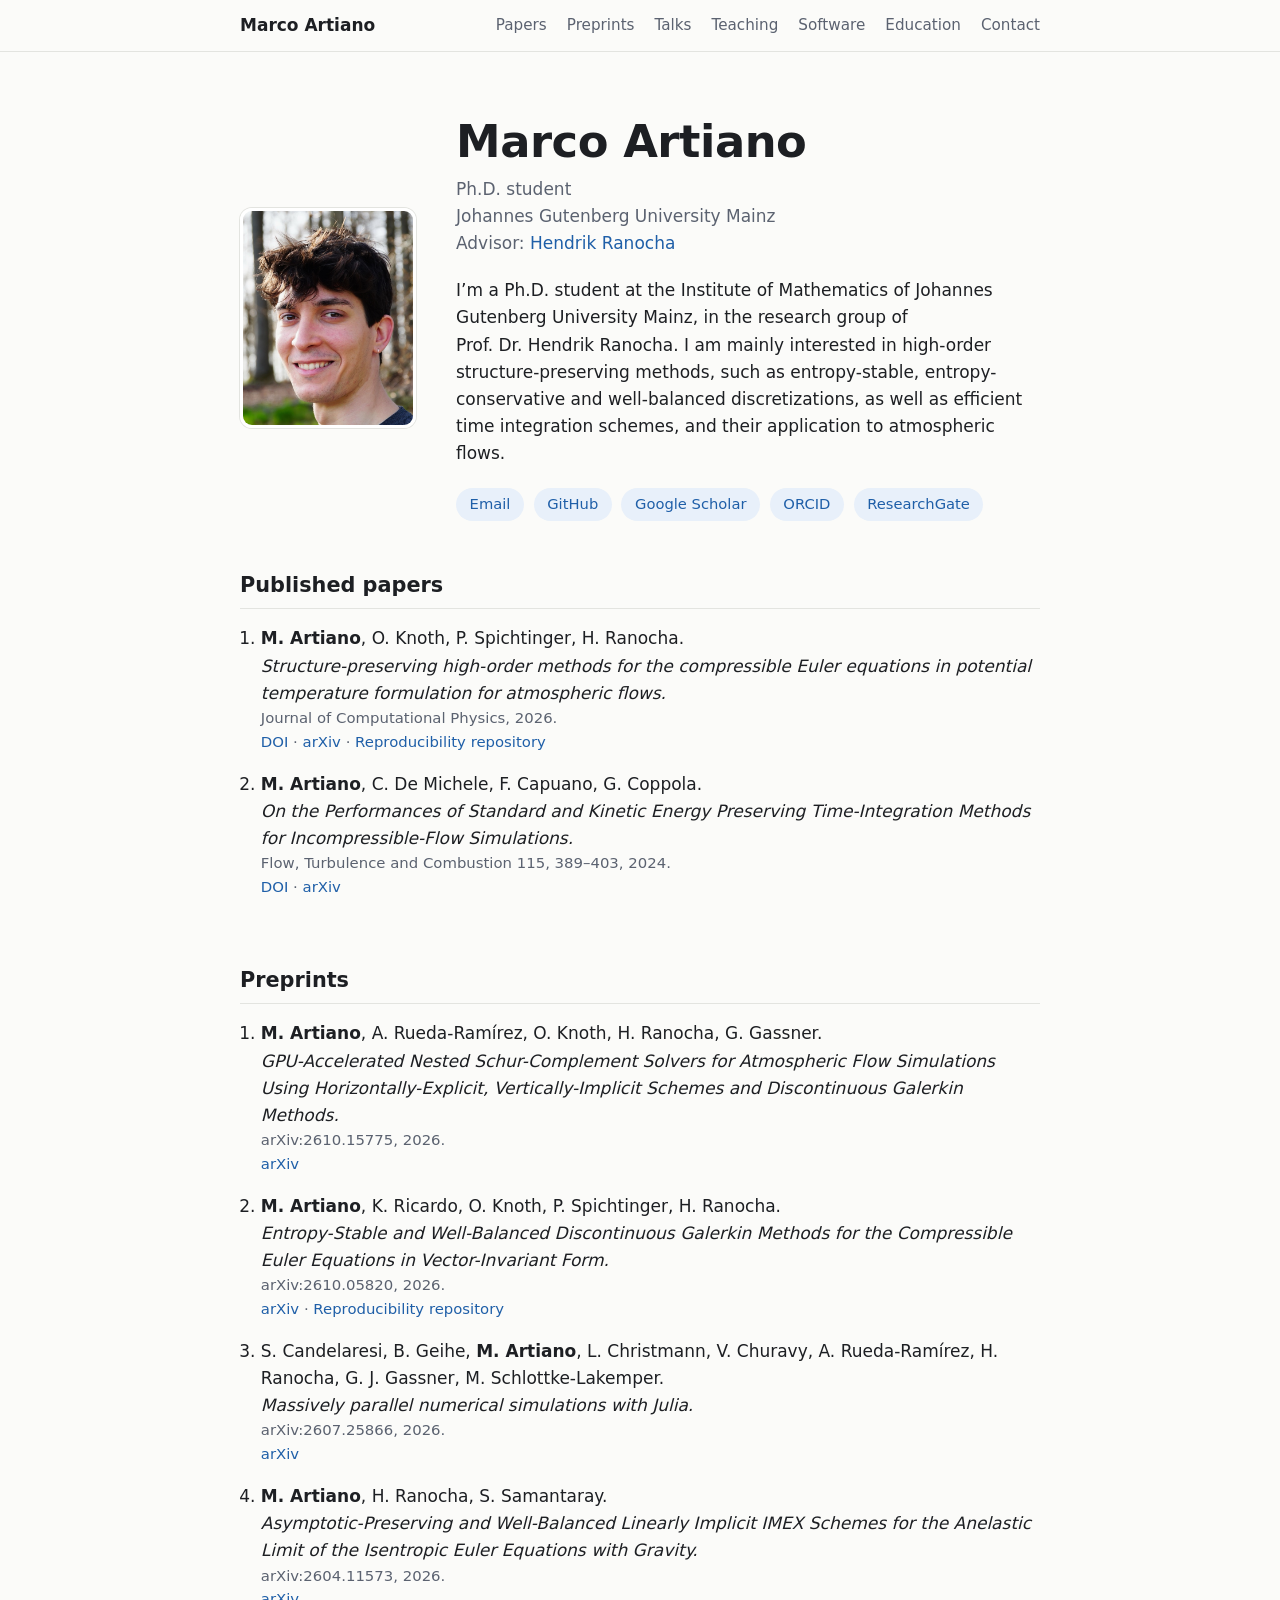
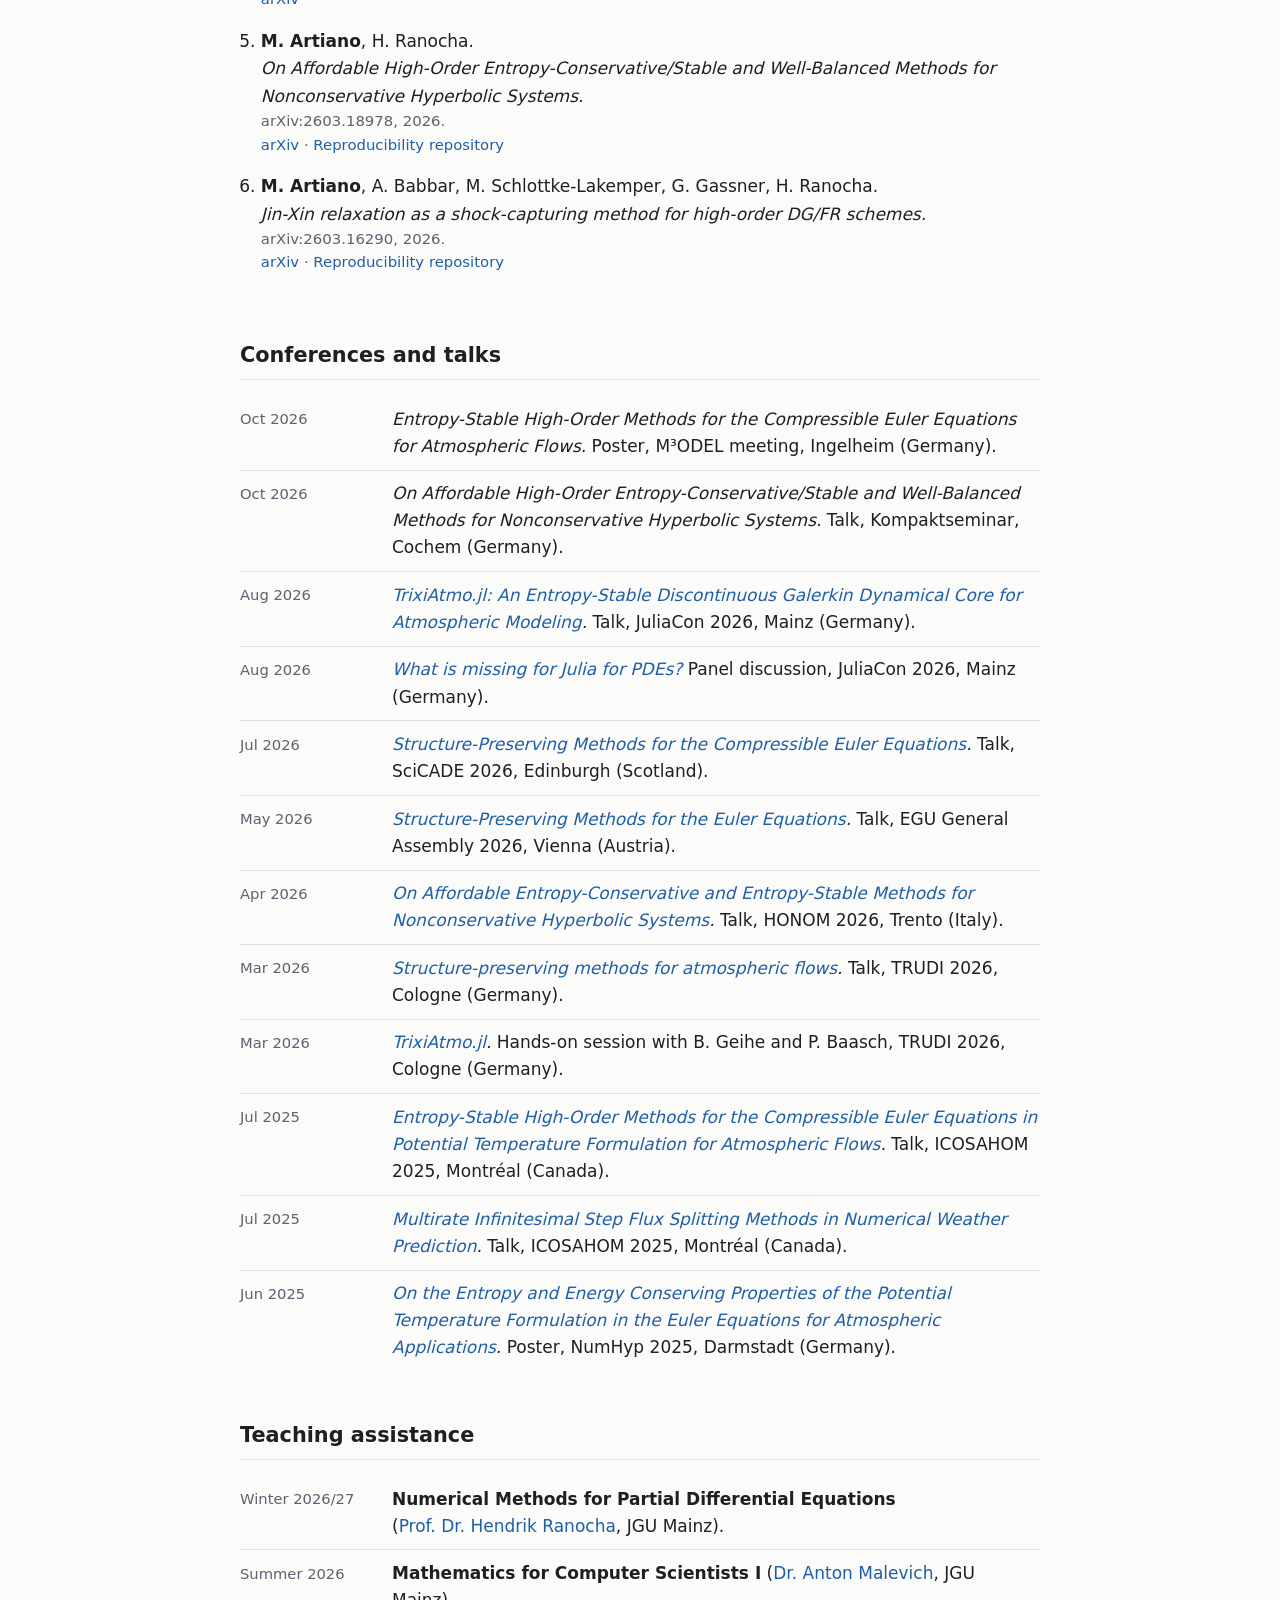
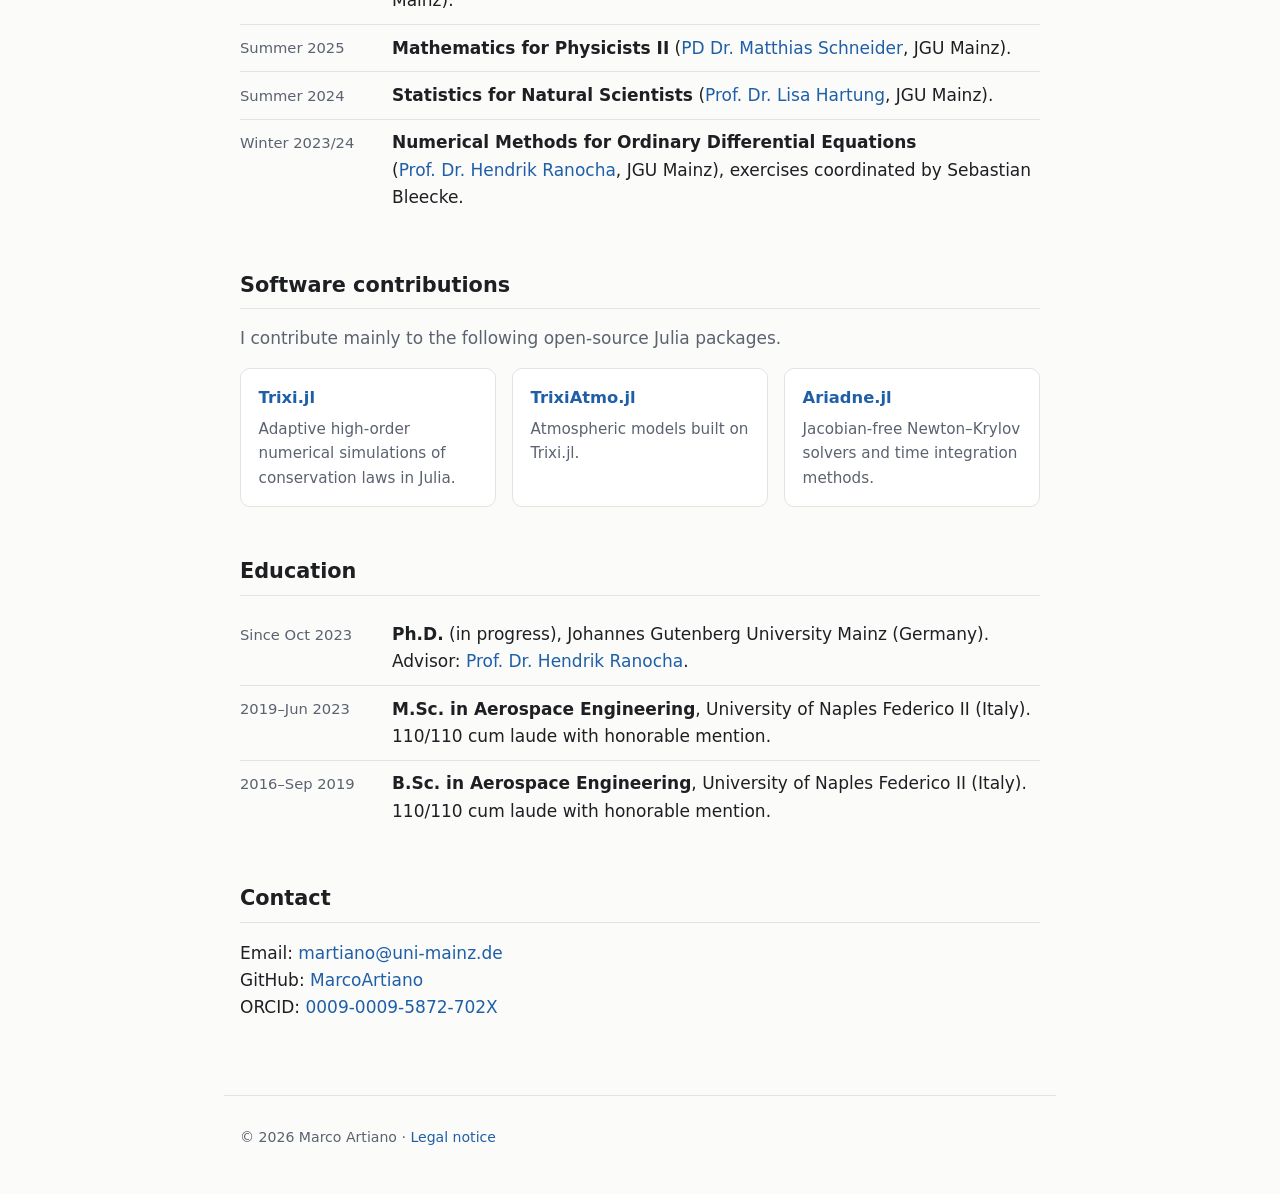
<file: index.html>
<!doctype html>
<html lang="en">
<head>
  <meta charset="utf-8">
  <meta name="viewport" content="width=device-width, initial-scale=1">
  <title>Marco Artiano</title>
  <meta name="description" content="Marco Artiano: structure-preserving high-order methods for atmospheric flows.">
  <link rel="stylesheet" href="style.css">
</head>
<body>
  <header class="site-header">
    <nav class="wrap nav">
      <a class="brand" href="#top">Marco Artiano</a>
      <ul>
        <li><a href="#publications">Papers</a></li>
        <li><a href="#preprints">Preprints</a></li>
        <li><a href="#talks">Talks</a></li>
        <li><a href="#teaching">Teaching</a></li>
        <li><a href="#software">Software</a></li>
        <li><a href="#education">Education</a></li>
        <li><a href="#contact">Contact</a></li>
      </ul>
    </nav>
  </header>

  <main id="top" class="wrap">
    <section class="hero">
      <img class="portrait" src="images/marco.jpg" alt="Portrait of Marco Artiano" width="600" height="750">
      <div>
      <h1>Marco Artiano</h1>
      <p class="role">Ph.D. student<br>
        Johannes Gutenberg University Mainz<br>
        Advisor: <a href="https://ranocha.de/home">Hendrik Ranocha</a></p>
      <p class="lead">
        I&rsquo;m a Ph.D. student at the Institute of Mathematics of Johannes
        Gutenberg University Mainz, in the research group of
        Prof.&nbsp;Dr.&nbsp;Hendrik&nbsp;Ranocha. I am mainly interested in high-order
        structure-preserving methods, such as entropy-stable,
        entropy-conservative and well-balanced discretizations, as well as
        efficient time integration schemes, and their application to
        atmospheric flows.
      </p>
      <p class="links">
        <a href="mailto:martiano@uni-mainz.de">Email</a>
        <a href="https://github.com/MarcoArtiano">GitHub</a>
        <a href="https://scholar.google.com/citations?user=cwIfgkIAAAAJ">Google Scholar</a>
        <a href="https://orcid.org/0009-0009-5872-702X">ORCID</a>
        <a href="https://www.researchgate.net/profile/Marco-Artiano">ResearchGate</a>
      </p>
      </div>
    </section>

    <section id="publications">
      <h2>Published papers</h2>
      <ol class="pubs">
        <li>
          <span class="authors"><strong>M. Artiano</strong>, O. Knoth,
            P. Spichtinger, H. Ranocha.</span>
          <span class="title">Structure-preserving high-order methods for the
            compressible Euler equations in potential temperature formulation
            for atmospheric flows.</span>
          <span class="venue">Journal of Computational Physics, 2026.</span>
          <span class="extra"><a href="https://doi.org/10.1016/j.jcp.2026.115221">DOI</a>
            · <a href="https://arxiv.org/abs/2509.10311">arXiv</a>
            · <a href="https://doi.org/10.5281/zenodo.17106781">Reproducibility repository</a></span>
        </li>
        <li>
          <span class="authors"><strong>M. Artiano</strong>, C. De Michele,
            F. Capuano, G. Coppola.</span>
          <span class="title">On the Performances of Standard and Kinetic Energy Preserving Time-Integration Methods for Incompressible-Flow Simulations.</span>
          <span class="venue">Flow, Turbulence and Combustion 115, 389–403, 2024.</span>
          <span class="extra"><a href="https://doi.org/10.1007/s10494-024-00586-8">DOI</a>
            · <a href="https://arxiv.org/abs/2409.08851">arXiv</a></span>
        </li>
      </ol>
    </section>

    <section id="preprints">
      <h2>Preprints</h2>
      <ol class="pubs">
        <li>
          <span class="authors"><strong>M. Artiano</strong>, A. Rueda-Ramírez,
            O. Knoth, H. Ranocha, G. Gassner.</span>
          <span class="title">GPU-Accelerated Nested Schur-Complement Solvers for Atmospheric Flow Simulations Using Horizontally-Explicit, Vertically-Implicit Schemes and Discontinuous Galerkin Methods.</span>
          <span class="venue">arXiv:2610.15775, 2026.</span>
          <span class="extra"><a href="https://arxiv.org/abs/2610.15775">arXiv</a></span>
        </li>
        <li>
          <span class="authors"><strong>M. Artiano</strong>, K. Ricardo,
            O. Knoth, P. Spichtinger, H. Ranocha.</span>
          <span class="title">Entropy-Stable and Well-Balanced Discontinuous Galerkin Methods for the Compressible Euler Equations in Vector-Invariant Form.</span>
          <span class="venue">arXiv:2610.05820, 2026.</span>
          <span class="extra"><a href="https://arxiv.org/abs/2610.05820">arXiv</a>
            · <a href="https://doi.org/10.5281/zenodo.23144288">Reproducibility repository</a></span>
        </li>
        <li>
          <span class="authors">S. Candelaresi, B. Geihe, <strong>M. Artiano</strong>,
            L. Christmann, V. Churavy, A. Rueda-Ramírez, H. Ranocha,
            G. J. Gassner, M. Schlottke-Lakemper.</span>
          <span class="title">Massively parallel numerical simulations with
            Julia.</span>
          <span class="venue">arXiv:2607.25866, 2026.</span>
          <span class="extra"><a href="https://arxiv.org/abs/2607.25866">arXiv</a></span>
        </li>
        <li>
          <span class="authors"><strong>M. Artiano</strong>, H. Ranocha,
            S. Samantaray.</span>
          <span class="title">Asymptotic-Preserving and Well-Balanced Linearly Implicit IMEX Schemes for the Anelastic Limit of the Isentropic Euler Equations with Gravity.</span>
          <span class="venue">arXiv:2604.11573, 2026.</span>
          <span class="extra"><a href="https://arxiv.org/abs/2604.11573">arXiv</a></span>
        </li>
        <li>
          <span class="authors"><strong>M. Artiano</strong>, H. Ranocha.</span>
          <span class="title">On Affordable High-Order Entropy-Conservative/Stable and Well-Balanced Methods for Nonconservative Hyperbolic Systems.</span>
          <span class="venue">arXiv:2603.18978, 2026.</span>
          <span class="extra"><a href="https://arxiv.org/abs/2603.18978">arXiv</a>
            · <a href="https://doi.org/10.5281/zenodo.19112275">Reproducibility repository</a></span>
        </li>
        <li>
          <span class="authors"><strong>M. Artiano</strong>, A. Babbar,
            M. Schlottke-Lakemper, G. Gassner, H. Ranocha.</span>
          <span class="title">Jin-Xin relaxation as a shock-capturing method
            for high-order DG/FR schemes.</span>
          <span class="venue">arXiv:2603.16290, 2026.</span>
          <span class="extra"><a href="https://arxiv.org/abs/2603.16290">arXiv</a>
            · <a href="https://doi.org/10.5281/zenodo.18711723">Reproducibility repository</a></span>
        </li>
      </ol>
    </section>

    <section id="talks">
      <h2>Conferences and talks</h2>
      <ul class="entries">
        <li>
          <span class="when">Oct 2026</span>
          <span class="what"><em>Entropy-Stable High-Order Methods for the Compressible Euler Equations for Atmospheric Flows.</em> Poster, M³ODEL meeting,
            Ingelheim (Germany).</span>
        </li>
        <li>
          <span class="when">Oct 2026</span>
          <span class="what"><em>On Affordable High-Order Entropy-Conservative/Stable and Well-Balanced Methods for Nonconservative Hyperbolic Systems.</em>
            Talk, Kompaktseminar, Cochem (Germany).</span>
        </li>
        <li>
          <span class="when">Aug 2026</span>
          <span class="what"><em><a href="https://pretalx.com/juliacon-2026/talk/YQF7AE/">TrixiAtmo.jl: An Entropy-Stable Discontinuous Galerkin Dynamical Core for Atmospheric Modeling</a>.</em> Talk, JuliaCon 2026, Mainz (Germany).</span>
        </li>
        <li>
          <span class="when">Aug 2026</span>
          <span class="what"><em><a href="https://pretalx.com/juliacon-2026/talk/S9PVRR/">What is missing
            for Julia for PDEs?</a></em> Panel discussion, JuliaCon 2026,
            Mainz (Germany).</span>
        </li>
        <li>
          <span class="when">Jul 2026</span>
          <span class="what"><em><a href="https://easychair.org/smart-program/SciCADE2026/2026-07-03.html#talk:314931">Structure-Preserving Methods for the Compressible Euler Equations</a>.</em> Talk,
            SciCADE 2026, Edinburgh (Scotland).</span>
        </li>
        <li>
          <span class="when">May 2026</span>
          <span class="what"><em><a href="https://meetingorganizer.copernicus.org/EGU26/EGU26-18731.html">Structure-Preserving Methods for the Euler Equations</a>.</em> Talk, EGU General Assembly
            2026, Vienna (Austria).</span>
        </li>
        <li>
          <span class="when">Apr 2026</span>
          <span class="what"><em><a href="https://eventi.unitn.it/sites/eventi/files/2026-03/Book%20of%20Abstracts%20-%20HONOM26.pdf#page=29">On Affordable Entropy-Conservative and Entropy-Stable Methods for Nonconservative Hyperbolic Systems</a>.</em>
            Talk, HONOM 2026, Trento (Italy).</span>
        </li>
        <li>
          <span class="when">Mar 2026</span>
          <span class="what"><em><a href="https://trixi-framework.github.io/trudi-2026/program.html#tue-contributed">Structure-preserving methods for
            atmospheric flows</a>.</em> Talk, TRUDI 2026, Cologne (Germany).</span>
        </li>
        <li>
          <span class="when">Mar 2026</span>
          <span class="what"><em><a href="https://trixi-framework.github.io/trudi-2026/program.html#tue-handson">TrixiAtmo.jl</a>.</em> Hands-on
            session with B. Geihe and P. Baasch, TRUDI 2026, Cologne (Germany).</span>
        </li>
        <li>
          <span class="when">Jul 2025</span>
          <span class="what"><em><a href="https://icosahom2025.pages.dev/schedule-detailed.html">Entropy-Stable High-Order Methods for the Compressible Euler Equations in Potential Temperature Formulation for Atmospheric Flows</a>.</em> Talk, ICOSAHOM 2025, Montréal (Canada).</span>
        </li>
        <li>
          <span class="when">Jul 2025</span>
          <span class="what"><em><a href="https://icosahom2025.pages.dev/schedule-detailed.html">Multirate Infinitesimal Step Flux Splitting Methods in Numerical Weather Prediction</a>.</em> Talk, ICOSAHOM 2025,
            Montréal (Canada).</span>
        </li>
        <li>
          <span class="when">Jun 2025</span>
          <span class="what"><em><a href="https://numhyp25.sciencesconf.org/data/pages/poster_0.pdf">On the Entropy and Energy Conserving Properties of the Potential Temperature Formulation in the Euler Equations for Atmospheric Applications</a>.</em> Poster,
            NumHyp 2025, Darmstadt (Germany).</span>
        </li>
      </ul>
    </section>

    <section id="teaching">
      <h2>Teaching assistance</h2>
      <ul class="entries">
        <li>
          <span class="when">Winter 2026/27</span>
          <span class="what"><strong>Numerical Methods for Partial Differential
            Equations</strong> (<a href="https://ranocha.de/home">Prof.&nbsp;Dr.&nbsp;Hendrik&nbsp;Ranocha</a>, JGU Mainz).</span>
        </li>
        <li>
          <span class="when">Summer 2026</span>
          <span class="what"><strong>Mathematics for Computer Scientists I</strong>
            (<a href="https://www.staff.uni-mainz.de/amalevic/">Dr.&nbsp;Anton&nbsp;Malevich</a>, JGU Mainz).</span>
        </li>
        <li>
          <span class="when">Summer 2025</span>
          <span class="what"><strong>Mathematics for Physicists II</strong>
            (<a href="https://www.analysis.mathematik.uni-mainz.de/matthias-schneider/">PD&nbsp;Dr.&nbsp;Matthias&nbsp;Schneider</a>, JGU Mainz).</span>
        </li>
        <li>
          <span class="when">Summer 2024</span>
          <span class="what"><strong>Statistics for Natural Scientists</strong>
            (<a href="https://sites.google.com/view/lisahartung">Prof.&nbsp;Dr.&nbsp;Lisa&nbsp;Hartung</a>, JGU Mainz).</span>
        </li>
        <li>
          <span class="when">Winter 2023/24</span>
          <span class="what"><strong>Numerical Methods for Ordinary Differential
            Equations</strong> (<a href="https://ranocha.de/home">Prof.&nbsp;Dr.&nbsp;Hendrik&nbsp;Ranocha</a>, JGU Mainz),
            exercises coordinated by Sebastian Bleecke.</span>
        </li>
      </ul>
    </section>

    <section id="software">
      <h2>Software contributions</h2>
      <p class="section-intro">I contribute mainly to the following open-source Julia packages.</p>
      <ul class="cards">
        <li>
          <h3><a href="https://github.com/trixi-framework/Trixi.jl">Trixi.jl</a></h3>
          <p>Adaptive high-order numerical simulations of conservation laws
            in Julia.</p>
        </li>
        <li>
          <h3><a href="https://github.com/trixi-framework/TrixiAtmo.jl">TrixiAtmo.jl</a></h3>
          <p>Atmospheric models built on Trixi.jl.</p>
        </li>
        <li>
          <h3><a href="https://github.com/NumericalMathematics/Ariadne.jl">Ariadne.jl</a></h3>
          <p>Jacobian-free Newton–Krylov solvers and time integration
            methods.</p>
        </li>
      </ul>
    </section>

    <section id="education">
      <h2>Education</h2>
      <ul class="entries">
        <li>
          <span class="when">Since Oct 2023</span>
          <span class="what"><strong>Ph.D.</strong> (in progress),
            Johannes Gutenberg University Mainz (Germany).<br>
            Advisor: <a href="https://ranocha.de/home">Prof.&nbsp;Dr.&nbsp;Hendrik&nbsp;Ranocha</a>.</span>
        </li>
        <li>
          <span class="when">2019–Jun 2023</span>
          <span class="what"><strong>M.Sc. in Aerospace Engineering</strong>,
            University of Naples Federico II (Italy).<br>
            110/110 cum laude with honorable mention.</span>
        </li>
        <li>
          <span class="when">2016–Sep 2019</span>
          <span class="what"><strong>B.Sc. in Aerospace Engineering</strong>,
            University of Naples Federico II (Italy).<br>
            110/110 cum laude with honorable mention.</span>
        </li>
      </ul>
    </section>

    <section id="contact">
      <h2>Contact</h2>
      <p>Email: <a href="mailto:martiano@uni-mainz.de">martiano@uni-mainz.de</a><br>
        GitHub: <a href="https://github.com/MarcoArtiano">MarcoArtiano</a><br>
        ORCID: <a href="https://orcid.org/0009-0009-5872-702X">0009-0009-5872-702X</a></p>
    </section>
  </main>

  <footer class="wrap footer">
    <p>&copy; 2026 Marco Artiano &middot; <a href="legal.html">Legal notice</a></p>
  </footer>
</body>
</html>
</file>
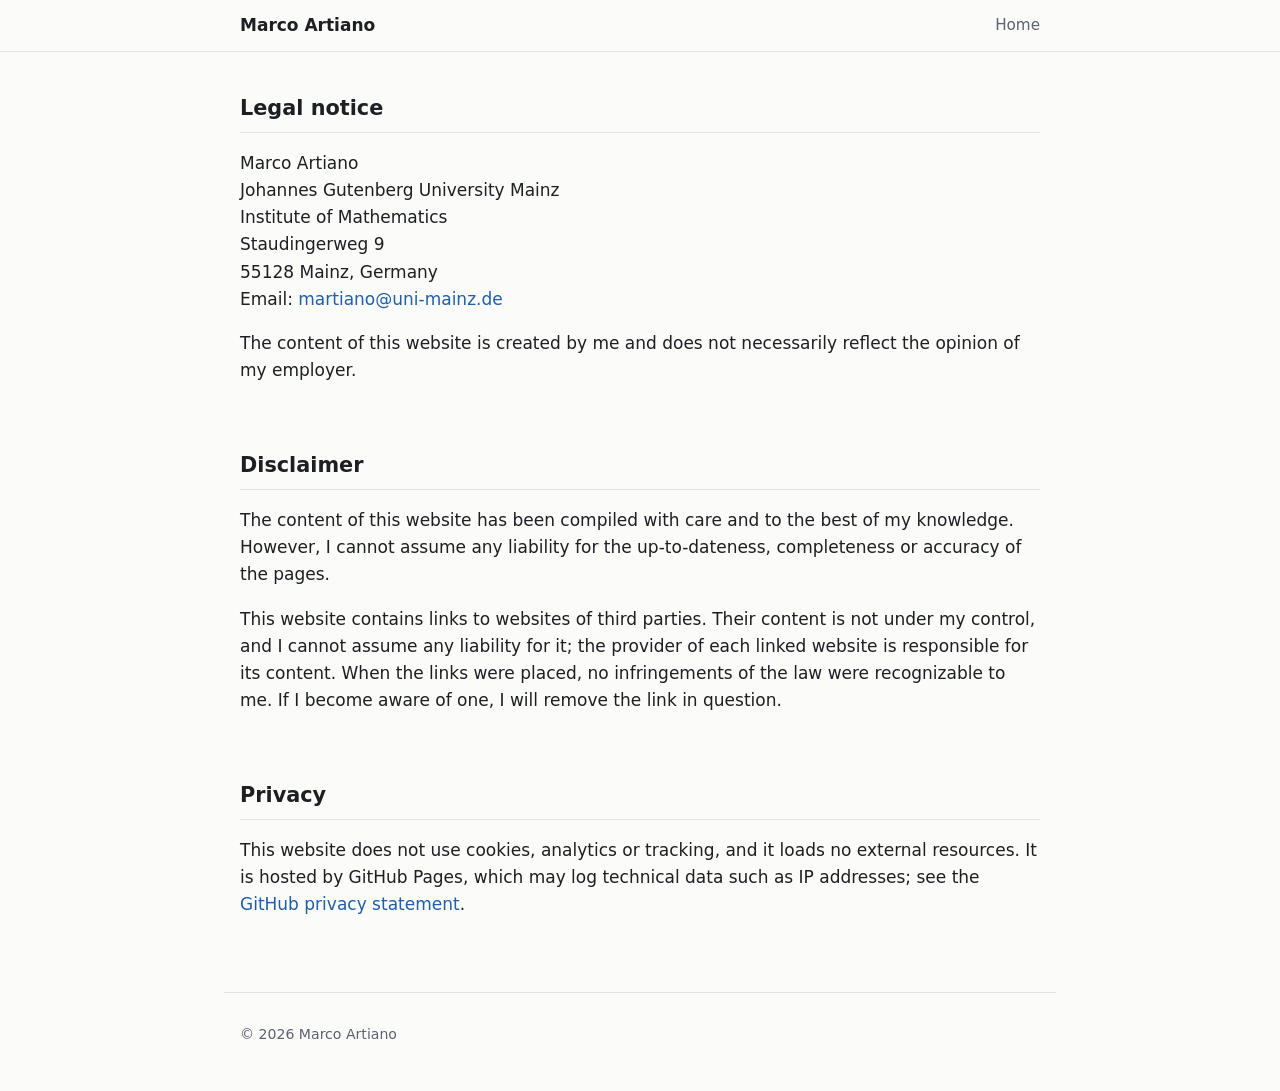
<file: legal.html>
<!doctype html>
<html lang="en">
<head>
  <meta charset="utf-8">
  <meta name="viewport" content="width=device-width, initial-scale=1">
  <title>Legal notice | Marco Artiano</title>
  <meta name="robots" content="noindex">
  <link rel="stylesheet" href="style.css">
</head>
<body>
  <header class="site-header">
    <nav class="wrap nav">
      <a class="brand" href="index.html">Marco Artiano</a>
      <ul>
        <li><a href="index.html">Home</a></li>
      </ul>
    </nav>
  </header>

  <main class="wrap">
    <section>
      <h2>Legal notice</h2>
      <p>Marco Artiano<br>
        Johannes Gutenberg University Mainz<br>
        Institute of Mathematics<br>
        Staudingerweg 9<br>
        55128 Mainz, Germany<br>
        Email: <a href="mailto:martiano@uni-mainz.de">martiano@uni-mainz.de</a></p>
      <p>The content of this website is created by me and does not necessarily
        reflect the opinion of my employer.</p>
    </section>

    <section>
      <h2>Disclaimer</h2>
      <p>The content of this website has been compiled with care and to the
        best of my knowledge. However, I cannot assume any liability for the
        up-to-dateness, completeness or accuracy of the pages.</p>
      <p>This website contains links to websites of third parties. Their
        content is not under my control, and I cannot assume any liability for
        it; the provider of each linked website is responsible for its content.
        When the links were placed, no infringements of the law were
        recognizable to me. If I become aware of one, I will remove the link
        in question.</p>
    </section>

    <section>
      <h2>Privacy</h2>
      <p>This website does not use cookies, analytics or tracking, and it loads
        no external resources. It is hosted by GitHub Pages, which may log
        technical data such as IP addresses; see the
        <a href="https://docs.github.com/en/site-policy/privacy-policies/github-general-privacy-statement">GitHub
        privacy statement</a>.</p>
    </section>
  </main>

  <footer class="wrap footer">
    <p>&copy; 2026 Marco Artiano</p>
  </footer>
</body>
</html>
</file>
<file: style.css>
:root {
  --bg: #fbfbf9;
  --surface: #ffffff;
  --text: #1d1f23;
  --muted: #5b6270;
  --border: #e3e4e0;
  --accent: #1f5fa8;
  --accent-soft: #e8f0fa;
  --max: 52rem;
}

@media (prefers-color-scheme: dark) {
  :root {
    --bg: #131518;
    --surface: #1b1e22;
    --text: #e6e7e9;
    --muted: #9aa1ad;
    --border: #2c3036;
    --accent: #7fb0ec;
    --accent-soft: #1d2a3a;
  }
}

* { box-sizing: border-box; }

html { scroll-behavior: smooth; }

body {
  margin: 0;
  background: var(--bg);
  color: var(--text);
  font: 17px/1.6 system-ui, -apple-system, "Segoe UI", Roboto, sans-serif;
}

a { color: var(--accent); text-decoration: none; }
a:hover { text-decoration: underline; }

.wrap {
  max-width: var(--max);
  margin: 0 auto;
  padding: 0 1rem;
}

.site-header {
  position: sticky;
  top: 0;
  background: color-mix(in srgb, var(--bg) 90%, transparent);
  backdrop-filter: blur(6px);
  border-bottom: 1px solid var(--border);
  z-index: 1;
}

.nav {
  display: flex;
  flex-wrap: wrap;
  align-items: center;
  justify-content: space-between;
  gap: 0.5rem 1.5rem;
  padding-top: 0.75rem;
  padding-bottom: 0.75rem;
}

.brand { font-weight: 600; color: var(--text); }

.nav ul {
  display: flex;
  flex-wrap: wrap;
  gap: 1.25rem;
  margin: 0;
  padding: 0;
  list-style: none;
  font-size: 0.95rem;
}

.nav ul a { color: var(--muted); }
.nav ul a:hover { color: var(--accent); text-decoration: none; }

section { padding: 2.5rem 0 0.5rem; scroll-margin-top: 3.5rem; }

.hero {
  padding-top: 4rem;
  display: flex;
  align-items: center;
  gap: 2.5rem;
}

.portrait {
  flex: none;
  width: 11rem;
  height: 13.75rem;
  border-radius: 12px;
  object-fit: cover;
  border: 3px solid var(--surface);
  box-shadow: 0 0 0 1px var(--border);
}

@media (max-width: 40rem) {
  .hero {
    flex-direction: column;
    align-items: flex-start;
    gap: 1.5rem;
    padding-top: 2.5rem;
  }
  .portrait { width: 8rem; height: 10rem; }
}

h1 {
  font-size: clamp(2rem, 6vw, 2.8rem);
  line-height: 1.15;
  margin: 0 0 0.5rem;
  letter-spacing: -0.01em;
}

h2 {
  font-size: 1.3rem;
  margin: 0 0 1rem;
  padding-bottom: 0.4rem;
  border-bottom: 1px solid var(--border);
}

h3 { font-size: 1.02rem; margin: 0 0 0.35rem; }

.role { color: var(--muted); margin: 0 0 1.25rem; }

.lead { margin: 0 0 1.25rem; }

.links { display: flex; flex-wrap: wrap; gap: 0.6rem; margin: 0; }

.links a {
  padding: 0.3rem 0.85rem;
  border-radius: 999px;
  background: var(--accent-soft);
  font-size: 0.92rem;
}

.section-intro { margin: 0 0 1rem; color: var(--muted); }

.cards {
  display: grid;
  grid-template-columns: repeat(auto-fit, minmax(15rem, 1fr));
  gap: 1rem;
  margin: 0;
  padding: 0;
  list-style: none;
}

.cards li {
  background: var(--surface);
  border: 1px solid var(--border);
  border-radius: 10px;
  padding: 1rem 1.1rem;
}

.cards p { margin: 0; color: var(--muted); font-size: 0.95rem; }

.pubs { margin: 0; padding-left: 1.3rem; }

.pubs li { margin-bottom: 1rem; }

.pubs span { display: block; }

.pubs .title { font-style: italic; }

.pubs .venue, .pubs .extra { color: var(--muted); font-size: 0.93rem; }

.entries { margin: 0; padding: 0; list-style: none; }

.entries li {
  display: grid;
  grid-template-columns: 8.5rem 1fr;
  gap: 1rem;
  padding: 0.6rem 0;
  border-bottom: 1px solid var(--border);
}

.entries li:last-child { border-bottom: none; }

.entries .when { color: var(--muted); font-size: 0.92rem; padding-top: 0.1rem; }

@media (max-width: 40rem) {
  .entries li { grid-template-columns: 1fr; gap: 0.15rem; }
}

.footer {
  margin-top: 3rem;
  padding-top: 1rem;
  padding-bottom: 2rem;
  border-top: 1px solid var(--border);
  color: var(--muted);
  font-size: 0.88rem;
}
</file>
